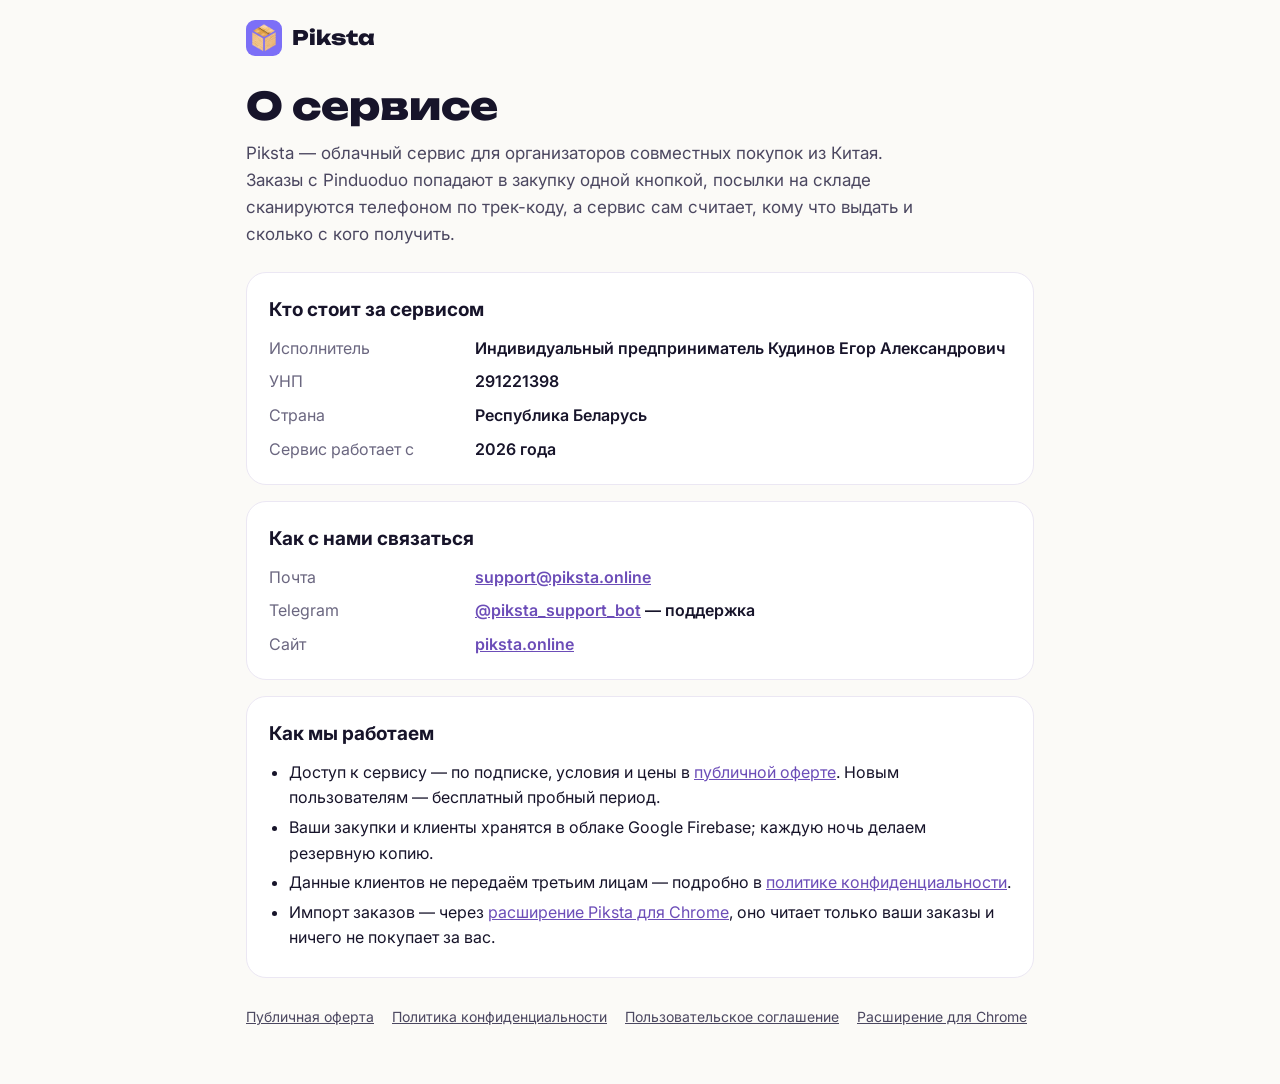
<file: about.html>
<!DOCTYPE html>
<html lang="ru">
<head>
<meta charset="UTF-8">
<meta name="viewport" content="width=device-width, initial-scale=1">
<title>О сервисе Piksta — кто мы и как связаться</title>
<link rel="canonical" href="https://www.piksta.online/about">
<meta name="description" content="Piksta — облачный сервис для организаторов совместных покупок из Китая: импорт заказов, сканирование посылок по трек-кодам, расчёт с клиентами. Кто стоит за сервисом и как с нами связаться.">
<meta name="theme-color" content="#6C4DB8">
<link rel="icon" type="image/x-icon" href="/favicon.ico?v=5">
<link rel="apple-touch-icon" href="/icons/apple-touch-icon.png?v=5">
<link rel="preconnect" href="https://fonts.googleapis.com">
<link href="https://fonts.googleapis.com/css2?family=Unbounded:wght@700;800&family=Inter:wght@400;500;600;700&display=swap" rel="stylesheet">
<style>
*{box-sizing:border-box}
body{margin:0;font-family:Inter,system-ui,sans-serif;color:#17142a;background:#fbfaf7;line-height:1.6}
a{color:#6C4DB8}
.wrap{max-width:820px;margin:0 auto;padding:20px 16px 56px}
.top{display:flex;align-items:center;gap:10px;text-decoration:none;color:#17142a;font-family:Unbounded,sans-serif;font-weight:800;font-size:20px}
.top img{width:36px;height:36px;border-radius:9px}
h1{font-family:Unbounded,sans-serif;font-weight:800;font-size:clamp(26px,5vw,38px);line-height:1.15;margin:28px 0 12px}
h2{font-size:19px;margin:0 0 10px}
.lead{font-size:17px;color:#4b4760;max-width:680px;margin:0 0 24px}
.card{background:#fff;border:1px solid #ebe7f3;border-radius:20px;padding:22px;margin:0 0 16px}
dl{display:grid;grid-template-columns:minmax(120px,190px) 1fr;gap:8px 16px;margin:0}
dt{color:#6b6780}
dd{margin:0;font-weight:600;min-width:0;overflow-wrap:anywhere}
ul{margin:0;padding-left:20px}
li{margin:4px 0}
.foot{margin-top:28px;font-size:14px;color:#6b6780;display:flex;flex-wrap:wrap;gap:8px 18px}
.foot a{color:#4b4760}
@media (max-width:520px){dl{grid-template-columns:1fr;gap:2px}dd{margin-bottom:10px}}
</style>
</head>
<body>
<div class="wrap">
  <a class="top" href="/"><img src="/icons/icon-192x192.png" alt="">Piksta</a>
  <h1>О сервисе</h1>
  <p class="lead">Piksta — облачный сервис для организаторов совместных покупок из Китая. Заказы с Pinduoduo попадают в закупку одной кнопкой, посылки на складе сканируются телефоном по трек-коду, а сервис сам считает, кому что выдать и сколько с кого получить.</p>

  <div class="card">
    <h2>Кто стоит за сервисом</h2>
    <dl>
      <dt>Исполнитель</dt><dd>Индивидуальный предприниматель Кудинов Егор Александрович</dd>
      <dt>УНП</dt><dd>291221398</dd>
      <dt>Страна</dt><dd>Республика Беларусь</dd>
      <dt>Сервис работает с</dt><dd>2026 года</dd>
    </dl>
  </div>

  <div class="card">
    <h2>Как с нами связаться</h2>
    <dl>
      <dt>Почта</dt><dd><a href="mailto:support@piksta.online">support@piksta.online</a></dd>
      <dt>Telegram</dt><dd><a href="https://t.me/piksta_support_bot">@piksta_support_bot</a> — поддержка</dd>
      <dt>Сайт</dt><dd><a href="https://www.piksta.online/">piksta.online</a></dd>
    </dl>
  </div>

  <div class="card">
    <h2>Как мы работаем</h2>
    <ul>
      <li>Доступ к сервису — по подписке, условия и цены в <a href="/offer">публичной оферте</a>. Новым пользователям — бесплатный пробный период.</li>
      <li>Ваши закупки и клиенты хранятся в облаке Google Firebase; каждую ночь делаем резервную копию.</li>
      <li>Данные клиентов не передаём третьим лицам — подробно в <a href="/privacy">политике конфиденциальности</a>.</li>
      <li>Импорт заказов — через <a href="/extension">расширение Piksta для Chrome</a>, оно читает только ваши заказы и ничего не покупает за вас.</li>
    </ul>
  </div>

  <div class="foot">
    <a href="/offer">Публичная оферта</a><a href="/privacy">Политика конфиденциальности</a><a href="/terms">Пользовательское соглашение</a><a href="/extension">Расширение для Chrome</a>
  </div>
</div>
<script type="application/ld+json">
{"@context":"https://schema.org","@type":"Organization","name":"Piksta","url":"https://www.piksta.online/","logo":"https://www.piksta.online/icons/icon-192x192.png","email":"support@piksta.online","sameAs":["https://t.me/piksta_support_bot"],"address":{"@type":"PostalAddress","addressCountry":"BY"},"taxID":"291221398","founder":{"@type":"Person","name":"Кудинов Егор Александрович"},"contactPoint":{"@type":"ContactPoint","contactType":"customer support","email":"support@piksta.online","availableLanguage":["ru"]}}
</script>
</body>
</html>
</file>
